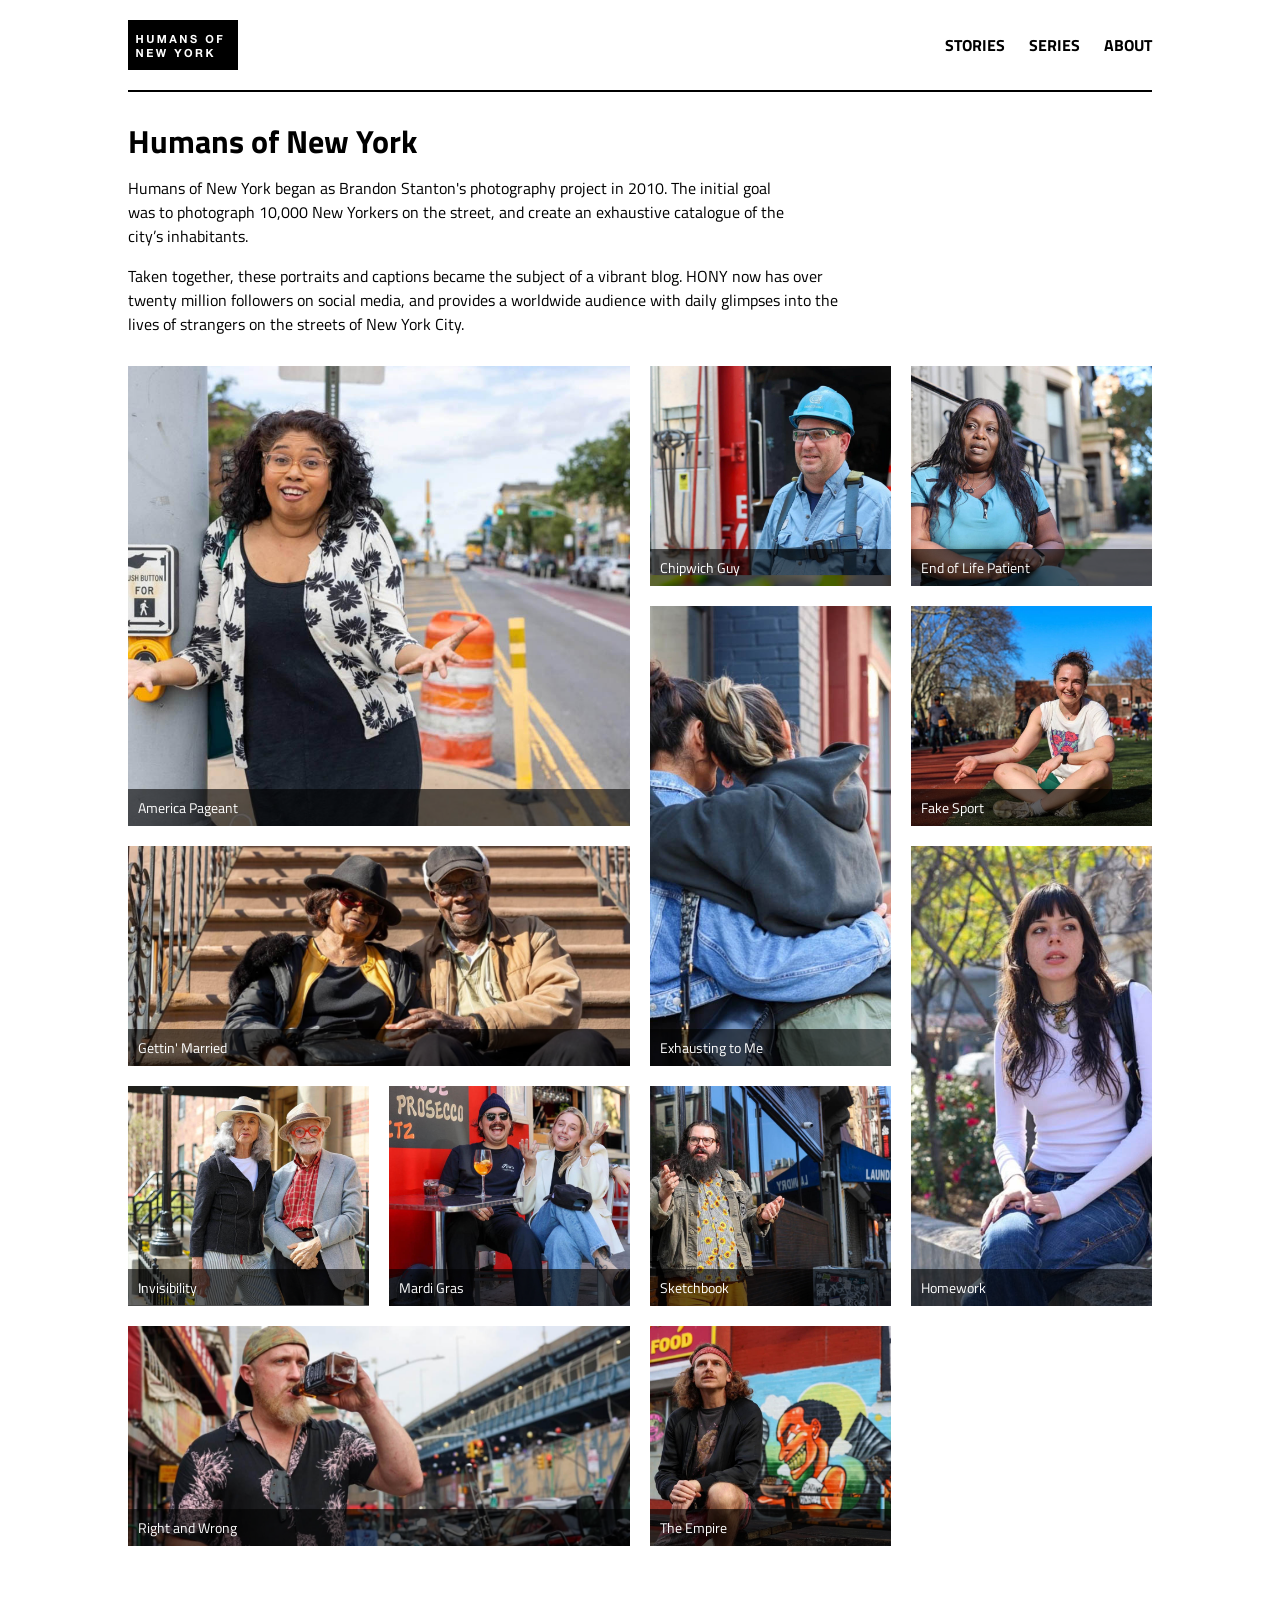
<file: Matteo-Edmonds-Tiano-Asst5/index.html>
<!DOCTYPE html>
<html lang="en">

<head>
    <meta charset="UTF-8">
    <meta name="viewport" content="width=device-width, initial-scale=1.0">
    <title>Humans of New York</title>
    <link rel="stylesheet" href="reset.css">
    <link rel="stylesheet" href="default.css">
    <link rel="preconnect" href="https://fonts.googleapis.com">
    <link rel="preconnect" href="https://fonts.gstatic.com" crossorigin>
    <link
        href="https://fonts.googleapis.com/css2?family=Pixelify+Sans:wght@400..700&family=Titillium+Web:ital,wght@0,200;0,300;0,400;0,600;0,700;0,900;1,200;1,300;1,400;1,600;1,700&display=swap"
        rel="stylesheet">
</head>

<body>
    <div id="wrapper">
        <header>
            <a href="index.html" class="logo">
                <img src="assets/logo.png" alt="Humans of New York logo">
            </a>
            <nav>
                <a href="story.html">STORIES</a>
                <a href="#">SERIES</a>
                <a href="#">ABOUT</a>
            </nav>
        </header>

        <main>
            <h1>Humans of New York</h1>
            <p>Humans of New York began as Brandon Stanton's photography project in 2010. The initial goal was to
                photograph 10,000 New Yorkers on the street, and create an exhaustive catalogue of the city’s
                inhabitants.</p>
            <p>Taken together, these portraits and captions became the subject of a vibrant blog. HONY now has over
                twenty million followers on social media, and provides a worldwide audience with daily glimpses into
                the lives of strangers on the streets of New York City.</p>

            <section class="image-container">
                <figure class="im1">
                    <a href="story.html">
                        <img src="assets/america_pageant.jpg" alt="Portrait from the America pageant story">
                    </a>
                    <figcaption>America Pageant</figcaption>
                </figure>

                <figure class="im2">
                    <a href="story.html">
                        <img src="assets/Chipwich_guy.jpg" alt="Portrait of the Chipwich guy">
                    </a>
                    <figcaption>Chipwich Guy</figcaption>
                </figure>

                <figure class="im3">
                    <a href="story.html">
                        <img src="assets/end_of_life_patient.jpg" alt="Portrait of an end of life patient">
                    </a>
                    <figcaption>End of Life Patient</figcaption>
                </figure>

                <figure class="im4">
                    <a href="story.html">
                        <img src="assets/exhausting_to_me.jpg" alt="Portrait from the Exhausting to Me story">
                    </a>
                    <figcaption>Exhausting to Me</figcaption>
                </figure>

                <figure class="im5">
                    <a href="story.html">
                        <img src="assets/fake_sport.jpg" alt="Portrait from the Fake Sport story">
                    </a>
                    <figcaption>Fake Sport</figcaption>
                </figure>

                <figure class="im6">
                    <a href="story.html">
                        <img src="assets/gettin_married.jpg" alt="Portrait of a couple getting married">
                    </a>
                    <figcaption>Gettin' Married</figcaption>
                </figure>

                <figure class="im7">
                    <a href="story.html">
                        <img src="assets/homework.jpg" alt="Portrait from the Homework story">
                    </a>
                    <figcaption>Homework</figcaption>
                </figure>

                <figure class="im8">
                    <a href="story.html">
                        <img src="assets/invisibility.jpg" alt="Portrait from the Invisibility story">
                    </a>
                    <figcaption>Invisibility</figcaption>
                </figure>

                <figure class="im9">
                    <a href="story.html">
                        <img src="assets/Mardi-Gras.jpg" alt="Portrait from Mardi Gras">
                    </a>
                    <figcaption>Mardi Gras</figcaption>
                </figure>

                <figure class="im10">
                    <a href="story.html">
                        <img src="assets/Right_and_wrong.jpg" alt="Portrait from the Right and Wrong story">
                    </a>
                    <figcaption>Right and Wrong</figcaption>
                </figure>

                <figure class="im11">
                    <a href="story.html">
                        <img src="assets/sketchbook.jpg" alt="Portrait of a person with a sketchbook">
                    </a>
                    <figcaption>Sketchbook</figcaption>
                </figure>

                <figure class="im12">
                    <a href="story.html">
                        <img src="assets/The_Empire.jpg" alt="Portrait from The Empire story">
                    </a>
                    <figcaption>The Empire</figcaption>
                </figure>
            </section>
        </main>

        <footer>
            <small>This is a student project made by Matteo Edmonds-Tiano in the class CART 211, fall 2026,
                assessment 5. Credits for images and text © humansofnyarchive.com</small>
        </footer>
    </div>
</body>

</html>
</file>
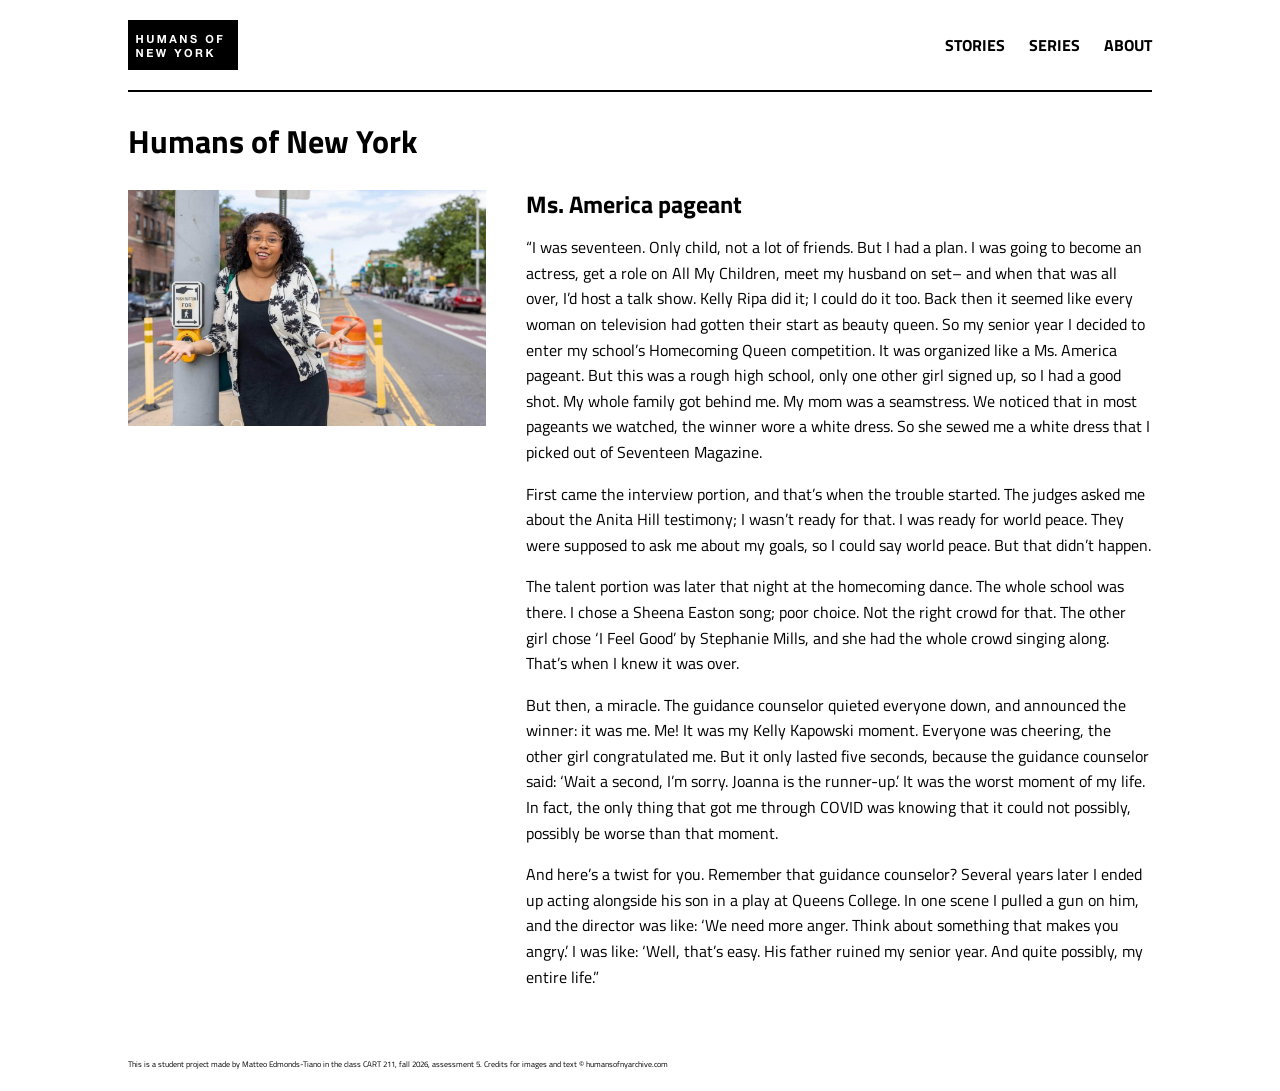
<file: Matteo-Edmonds-Tiano-Asst5/story.html>
<!DOCTYPE html>
<html lang="en">

<head>
    <meta charset="UTF-8">
    <meta name="viewport" content="width=device-width, initial-scale=1.0">
    <title>Ms. America Pageant | Humans of New York</title>
    <link rel="stylesheet" href="reset.css">
    <link rel="stylesheet" href="default.css">
    <link rel="preconnect" href="https://fonts.googleapis.com">
    <link rel="preconnect" href="https://fonts.gstatic.com" crossorigin>
    <link
        href="https://fonts.googleapis.com/css2?family=Pixelify+Sans:wght@400..700&family=Titillium+Web:ital,wght@0,200;0,300;0,400;0,600;0,700;0,900;1,200;1,300;1,400;1,600;1,700&display=swap"
        rel="stylesheet">
</head>

<body>
    <div id="wrapper">
        <header>
            <a href="index.html" class="logo">
                <img src="assets/logo.png" alt="Humans of New York logo">
            </a>
            <nav>
                <a href="story.html">STORIES</a>
                <a href="#">SERIES</a>
                <a href="#">ABOUT</a>
            </nav>
        </header>

        <main>
            <h1>Humans of New York</h1>

            <article class="story">
                <figure class="story-photo">
                    <img src="assets/america_pageant.jpg"
                        alt="Portrait of the woman from the Ms. America pageant story">
                </figure>

                <div class="story-text">
                    <h2>Ms. America pageant</h2>
                    <p>“I was seventeen. Only child, not a lot of friends. But I had a plan. I was going to become an
                        actress, get a role on All My Children, meet my husband on set– and when that was all over,
                        I’d host a talk show. Kelly Ripa did it; I could do it too. Back then it seemed like every
                        woman on television had gotten their start as beauty queen. So my senior year I decided to
                        enter my school’s Homecoming Queen competition. It was organized like a Ms. America pageant.
                        But this was a rough high school, only one other girl signed up, so I had a good shot. My
                        whole family got behind me. My mom was a seamstress. We noticed that in most pageants we
                        watched, the winner wore a white dress. So she sewed me a white dress that I picked out of
                        Seventeen Magazine.</p>
                    <p>First came the interview portion, and that’s when the trouble started. The judges asked me
                        about the Anita Hill testimony; I wasn’t ready for that. I was ready for world peace. They
                        were supposed to ask me about my goals, so I could say world peace. But that didn’t happen.</p>
                    <p>The talent portion was later that night at the homecoming dance. The whole school was there. I
                        chose a Sheena Easton song; poor choice. Not the right crowd for that. The other girl chose ‘I
                        Feel Good’ by Stephanie Mills, and she had the whole crowd singing along. That’s when I knew
                        it was over.</p>
                    <p>But then, a miracle. The guidance counselor quieted everyone down, and announced the winner: it
                        was me. Me! It was my Kelly Kapowski moment. Everyone was cheering, the other girl
                        congratulated me. But it only lasted five seconds, because the guidance counselor said: ‘Wait
                        a second, I’m sorry. Joanna is the runner-up.’ It was the worst moment of my life. In fact,
                        the only thing that got me through COVID was knowing that it could not possibly, possibly be
                        worse than that moment.</p>
                    <p>And here’s a twist for you. Remember that guidance counselor? Several years later I ended up
                        acting alongside his son in a play at Queens College. In one scene I pulled a gun on him, and
                        the director was like: ‘We need more anger. Think about something that makes you angry.’ I was
                        like: ‘Well, that’s easy. His father ruined my senior year. And quite possibly, my entire
                        life.”</p>
                </div>
            </article>
        </main>

        <footer>
            <small>This is a student project made by Matteo Edmonds-Tiano in the class CART 211, fall 2026,
                assessment 5. Credits for images and text © humansofnyarchive.com</small>
        </footer>
    </div>
</body>

</html>
</file>
<file: Matteo-Edmonds-Tiano-Asst5/default.css>
body {
    font-family: "Titillium Web", sans-serif;
}

#wrapper {
    width: 80%;
    margin: 0 auto;
}

header {
    display: flex;
    justify-content: space-between;
    align-items: center;
    padding: 20px 0;
    border-bottom: 2px solid #000;
    margin-bottom: 30px;
}

.logo img {
    max-width: 120px;
    height: auto;
}

nav {
    display: flex;
    gap: 24px;
    font-weight: 700;
}

nav a:hover {
    text-decoration: underline;
}

main h1 {
    margin-bottom: 16px;
}

main p {
    margin-bottom: 16px;
    max-width: 80ch;
}

main img {
    width: 100%;
    height: 100%;
    object-fit: cover;
}

.image-container {
    display: grid;
    grid-template-columns: repeat(4, 1fr);
    grid-auto-rows: 220px;
    grid-auto-flow: dense;
    gap: 20px;
    margin-top: 30px;
}

.image-container figure {
    position: relative;
    overflow: hidden;
}

.image-container a {
    display: block;
    height: 100%;
}

.image-container figcaption {
    position: absolute;
    bottom: 0;
    left: 0;
    right: 0;
    padding: 8px 10px;
    background: rgba(0, 0, 0, 0.6);
    color: white;
    font-size: 14px;
}

.image-container img {
    transition: transform 0.3s ease;
}

.image-container figure:hover img {
    transform: scale(1.05);
}

/* tiles of different sizes = the masonry look */
.im1 {
    grid-column: span 2;
    grid-row: span 2;
}

.im4 {
    grid-row: span 2;
}

.im6 {
    grid-column: span 2;
}

.im7 {
    grid-row: span 2;
}

.im10 {
    grid-column: span 2;
}

.im4 img {
    object-position: 30% center;
}

.im7 img {
    object-position: 70% center;
}

footer {
    margin-top: 50px;
    padding-bottom: 20px;
    font-size: 10px;
}

@media (max-width: 900px) {
    #wrapper {
        width: 90%;
    }

    .image-container {
        grid-template-columns: repeat(2, 1fr);
    }
}

@media (max-width: 500px) {
    .image-container {
        grid-template-columns: 1fr;
    }

    .image-container figure {
        grid-column: auto;
        grid-row: auto;
    }
}

.story {
    display: flex;
    align-items: flex-start;
    gap: 40px;
    margin-top: 30px;
}

.story-photo {
    flex: 0 0 35%;
}

.story-photo img {
    width: 100%;
    height: auto;
    /* overrides the grid's height: 100% so the photo keeps its proportions */
}

.story-text {
    flex: 1;
}

.story-text h2 {
    margin-bottom: 16px;
}

.story-text p {
    max-width: 70ch;
    margin-bottom: 16px;
    line-height: 1.6;
}

@media (max-width: 700px) {
    .story {
        flex-direction: column;
        gap: 20px;
    }

    .story-photo {
        flex: none;
        width: 100%;
    }
}
</file>
